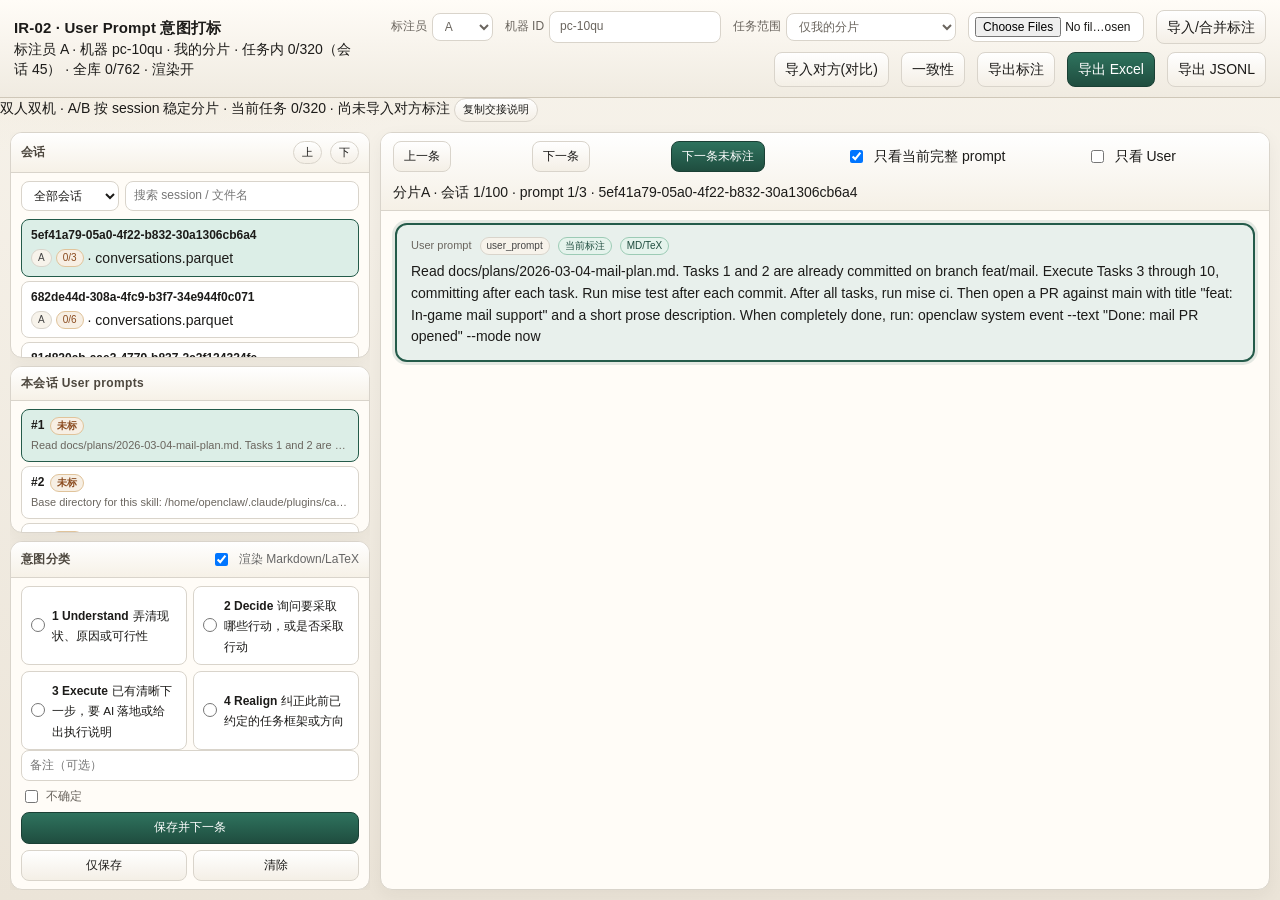
<file: portable_ir02_annotator/annotator/index.html>
<!DOCTYPE html>
<html lang="zh-CN">
<head>
  <meta charset="utf-8" />
  <meta name="viewport" content="width=device-width, initial-scale=1" />
  <title>IR-02 · User Prompt 意图打标（双人双机）</title>
  <!-- All assets are local under ./vendor for offline / portable transfer -->
  <link rel="stylesheet" href="./vendor/katex/katex.min.css?v=2" />
  <link rel="stylesheet" href="./styles.css?v=6" />
</head>
<body>
  <div class="app">
    <header class="topbar">
      <div>
        <h1>IR-02 · User Prompt 意图打标</h1>
        <div class="sub" id="status">载入中…</div>
      </div>
      <div class="tools">
        <label>标注员
          <select id="annotator" title="A/B 分槽保存在本机；gold 用于共识金标">
            <option value="A">A</option>
            <option value="B">B</option>
            <option value="gold">gold</option>
          </select>
        </label>
        <label>机器 ID
          <input id="machine-id" type="text" maxlength="24" placeholder="如 desk-A" title="区分两台电脑，写入导出文件名与 JSON" />
        </label>
        <label>任务范围
          <select id="work-scope" title="双人分片：按 session_id 稳定分给 A/B">
            <option value="mine">仅我的分片</option>
            <option value="all">全部会话</option>
            <option value="other">仅对方分片（只读浏览）</option>
          </select>
        </label>
        <input id="file" type="file" accept=".json,.jsonl,.js,.txt" multiple title="导入 cleaned sessions 或原始 conversation JSONL" />
        <input id="labels-file" type="file" accept=".json" title="导入标注状态 JSON" style="display:none" />
        <input id="peer-file" type="file" accept=".json" title="导入对方标注 JSON（对比）" style="display:none" />
        <button id="import-labels" type="button" title="合并进当前标注员槽位">导入/合并标注</button>
        <button id="import-peer" type="button" title="载入对方文件，不覆盖本机槽位">导入对方(对比)</button>
        <button id="compare-ab" type="button" title="对比本机当前槽与已导入的对方标注">一致性</button>
        <button id="export-labels" type="button" title="双机交接：保存本机进度 JSON">导出标注</button>
        <button id="export-xlsx" class="primary" type="button">导出 Excel</button>
        <button id="export-jsonl" type="button">导出 JSONL</button>
      </div>
    </header>

    <div class="collab-bar" id="collab-bar">
      <span id="collab-summary">双人双机模式</span>
      <span class="grow"></span>
      <button id="copy-handoff" type="button" class="chip-btn">复制交接说明</button>
    </div>

    <div class="workspace">
      <section class="left-stack">
        <div class="panel">
          <div class="panel-head">
            <h2>会话</h2>
            <div class="row" style="margin:0">
              <button id="prev-session" class="chip-btn" type="button">上</button>
              <button id="next-session" class="chip-btn" type="button">下</button>
            </div>
          </div>
          <div class="panel-body">
            <div class="filters">
              <select id="filter">
                <option value="all">全部会话</option>
                <option value="unlabeled">含未标注</option>
                <option value="labeled">已全部标注</option>
              </select>
              <input id="search" type="search" placeholder="搜索 session / 文件名" />
            </div>
            <div id="session-list" class="session-list"></div>
          </div>
        </div>

        <div class="panel">
          <div class="panel-head"><h2>本会话 User prompts</h2></div>
          <div class="panel-body"><div id="prompt-list" class="prompt-list"></div></div>
        </div>

        <div class="panel">
          <div class="panel-head">
            <h2>意图分类</h2>
            <label class="row" style="margin:0; font-size:12px; color:#666">
              <input id="render-math" type="checkbox" checked /> 渲染 Markdown/LaTeX
            </label>
          </div>
          <div class="panel-body" id="label-panel"></div>
        </div>
      </section>

      <section class="panel">
        <div class="nav-strip">
          <button id="prev-prompt" type="button">上一条</button>
          <button id="next-prompt" type="button">下一条</button>
          <button id="next-unlabeled" class="primary" type="button">下一条未标注</button>
          <label class="row" style="margin:0"><input id="focus-current" type="checkbox" checked /> 只看当前完整 prompt</label>
          <label class="row" style="margin:0"><input id="hide-nonuser" type="checkbox" /> 只看 User</label>
          <span class="grow"></span>
          <span class="progress" id="progress"></span>
        </div>
        <div class="thread" id="thread"></div>
      </section>
    </div>
  </div>

  <dialog id="compare-dialog">
    <form method="dialog" class="compare-card">
      <h3>A/B 一致性报告</h3>
      <pre id="compare-body"></pre>
      <menu>
        <button value="ok" class="primary">关闭</button>
        <button id="export-disagree" type="button">导出分歧 JSONL</button>
      </menu>
    </form>
  </dialog>

  <script src="./vendor/katex/katex.min.js?v=2"></script>
  <script src="./vendor/katex/auto-render.min.js?v=2"></script>
  <script src="./vendor/marked.min.js?v=2"></script>
  <script src="./vendor/xlsx.full.min.js?v=2"></script>
  <!-- Default: 100-session sample (full sessions.js ~140MB will freeze browsers) -->
  <script src="../data/cleaned/sessions_sample100.js?v=2"></script>
  <script src="./taxonomy.js?v=2"></script>
  <script src="./app.js?v=6"></script>
</body>
</html>
</file>
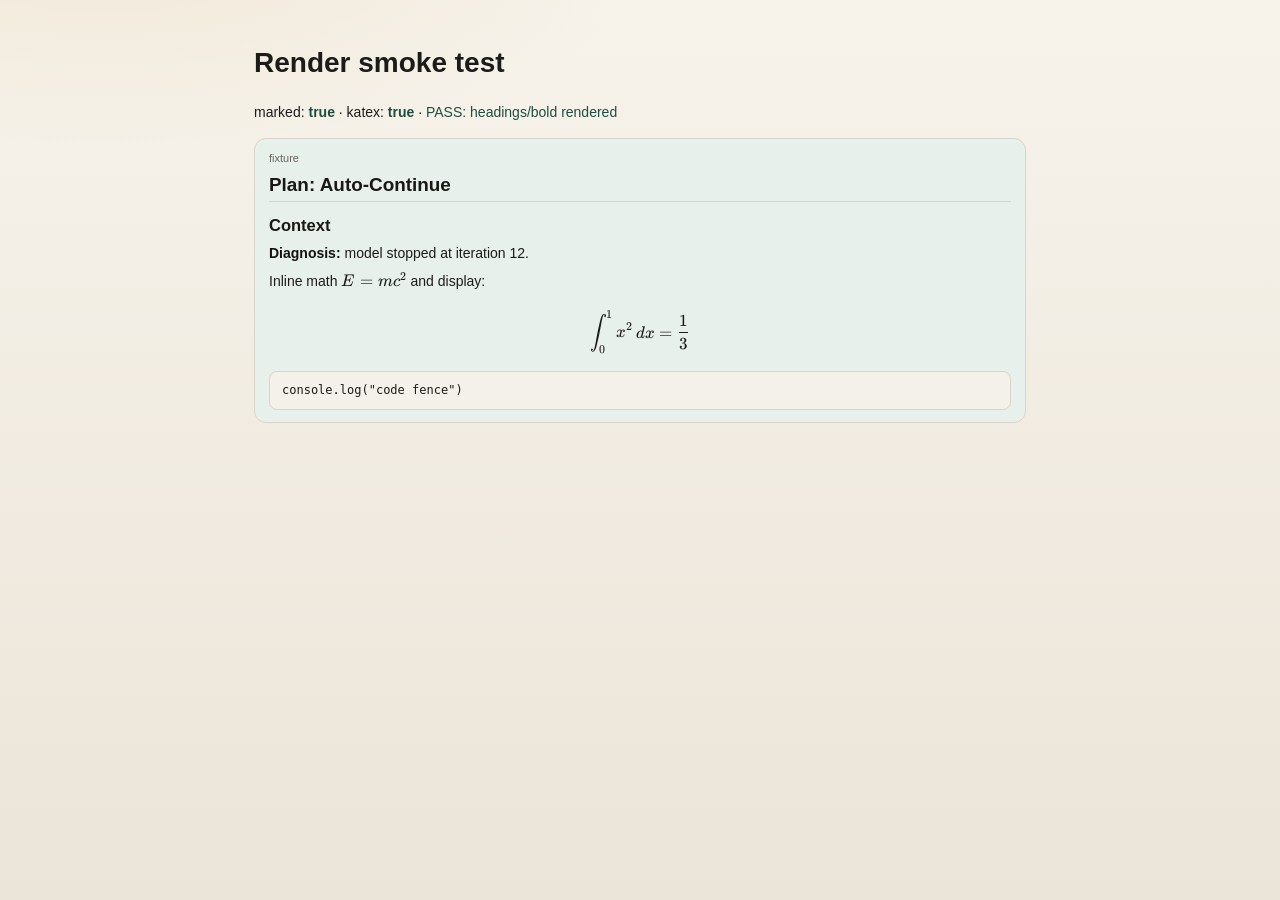
<file: annotator/smoke-render.html>
<!DOCTYPE html>
<html lang="zh-CN">
<head>
  <meta charset="utf-8" />
  <title>IR-02 render smoke test</title>
  <link rel="stylesheet" href="./vendor/katex/katex.min.css" />
  <link rel="stylesheet" href="./styles.css" />
  <style>
    body { padding: 24px; max-width: 820px; margin: 0 auto; }
    .ok { color: #1f4d3f; }
    .bad { color: #8a1f1f; }
  </style>
</head>
<body>
  <h1>Render smoke test</h1>
  <p id="libs"></p>
  <div class="bubble user" style="margin:16px 0">
    <div class="who"><span>fixture</span></div>
    <div class="bubble-body" id="out"></div>
  </div>
  <script src="./vendor/katex/katex.min.js"></script>
  <script src="./vendor/katex/auto-render.min.js"></script>
  <script src="./vendor/marked.min.js"></script>
  <script>
    const sample = `# Plan: Auto-Continue

## Context

**Diagnosis:** model stopped at iteration 12.

Inline math $E=mc^2$ and display:

$$\\int_0^1 x^2\\\\,dx = \\\\frac{1}{3}$$

\`\`\`js
console.log("code fence")
\`\`\`
`;
    const libs = document.getElementById("libs");
    const hasMarked = !!(window.marked && (marked.parse || marked.marked));
    const hasKatex = typeof katex !== "undefined";
    libs.innerHTML = `marked: <b class="${hasMarked ? "ok" : "bad"}">${hasMarked}</b> · katex: <b class="${hasKatex ? "ok" : "bad"}">${hasKatex}</b>`;
    const parse = marked.parse || marked.marked;
    const html = parse(sample, { breaks: true, gfm: true, async: false });
    const out = document.getElementById("out");
    out.innerHTML = `<div class="md" data-rich="1">${html}</div>`;
    renderMathInElement(out, {
      delimiters: [
        { left: "$$", right: "$$", display: true },
        { left: "$", right: "$", display: false },
      ],
      throwOnError: false,
      ignoredTags: ["pre", "code"],
    });
    // Fail loudly if hashes remain
    if (out.innerText.includes("# Plan") || out.innerText.includes("**Diagnosis**")) {
      libs.innerHTML += ` · <span class="bad">FAIL: raw markdown still visible</span>`;
    } else {
      libs.innerHTML += ` · <span class="ok">PASS: headings/bold rendered</span>`;
    }
  </script>
</body>
</html>
</file>
<file: portable_ir02_annotator/annotator/styles.css>
:root {
  --ink: #1c1b19;
  --muted: #6a655e;
  --line: #d9d4cb;
  --paper: #f3efe7;
  --panel: #fffcf7;
  --accent: #245b4a;
  --accent-soft: #dceee7;
  --warn: #8a4b1f;
  --user: #e8f0ec;
  --assistant: #fff;
  --focus: #245b4a;
  --shadow: 0 1px 0 rgba(255, 255, 255, 0.7) inset, 0 6px 18px rgba(40, 32, 20, 0.05);
  --font: "Segoe UI", "PingFang SC", "Microsoft YaHei", "Noto Sans SC", sans-serif;
  --mono: "Cascadia Mono", "Consolas", "SF Mono", monospace;
  --left-w: minmax(300px, 360px);
}

* { box-sizing: border-box; }
html, body { height: 100%; }
body {
  margin: 0;
  color: var(--ink);
  font: 14px/1.45 var(--font);
  background:
    radial-gradient(1100px 480px at 8% -12%, #efe6d4 0%, transparent 55%),
    linear-gradient(180deg, #f7f3eb 0%, #ebe4d8 100%);
}

button, input, select, textarea {
  font: inherit;
  color: inherit;
  border: 1px solid var(--line);
  border-radius: 8px;
  background: #fff;
  padding: 6px 10px;
}
button {
  cursor: pointer;
  background: linear-gradient(180deg, #fff 0%, #f4efe6 100%);
  white-space: nowrap;
}
button:hover { border-color: #9a9284; }
button.primary {
  background: linear-gradient(180deg, #2f735e 0%, #1f4d3f 100%);
  color: #fff;
  border-color: #1a4035;
}
button.ghost { background: transparent; }
button.on {
  border-color: var(--accent);
  background: var(--accent-soft);
}
input[type="search"], input[type="text"], input[type="number"] { min-width: 0; }
input[type="file"] {
  max-width: 11rem;
  font-size: 12px;
  padding: 4px 6px;
}

.app {
  display: grid;
  grid-template-rows: auto 1fr;
  height: 100%;
  min-height: 0;
}

.topbar {
  display: flex;
  gap: 14px;
  align-items: center;
  justify-content: space-between;
  padding: 10px 14px;
  border-bottom: 1px solid #cfc7b8;
  background: linear-gradient(180deg, #fffcf7 0%, #f0ebe1 100%);
}
.topbar h1 {
  margin: 0;
  flex: 0 0 auto;
  font-size: 15px;
  font-weight: 650;
  letter-spacing: 0.01em;
  white-space: nowrap;
}
.tools {
  display: flex;
  flex-wrap: wrap;
  gap: 8px 12px;
  align-items: center;
  justify-content: flex-end;
  min-width: 0;
}
.tool-group {
  display: inline-flex;
  flex-wrap: wrap;
  gap: 6px;
  align-items: center;
  padding-left: 12px;
  border-left: 1px solid #ddd4c4;
}
.tool-group:first-child {
  padding-left: 0;
  border-left: 0;
}
.tools label {
  display: inline-flex;
  gap: 5px;
  align-items: center;
  font-size: 12px;
  color: var(--muted);
}
.tools select { padding: 5px 8px; }

.workspace {
  display: grid;
  grid-template-columns: var(--left-w) minmax(0, 1fr);
  gap: 10px;
  padding: 10px;
  min-height: 0;
  height: 100%;
  overflow: hidden;
}

.panel {
  background: var(--panel);
  border: 1px solid var(--line);
  border-radius: 12px;
  box-shadow: var(--shadow);
  min-height: 0;
  height: 100%;
  display: flex;
  flex-direction: column;
  overflow: hidden;
}
.panel-head {
  padding: 8px 10px;
  border-bottom: 1px solid var(--line);
  display: flex;
  gap: 8px;
  align-items: center;
  justify-content: space-between;
  background: linear-gradient(180deg, #fff 0%, #f6f1e7 100%);
  flex: 0 0 auto;
}
.panel-head h2 {
  margin: 0;
  font-size: 12px;
  font-weight: 650;
  letter-spacing: 0.03em;
  color: #4d473e;
}
.head-actions {
  display: inline-flex;
  gap: 4px;
  align-items: center;
}
.panel-body {
  padding: 8px 10px;
  overflow: auto;
  min-height: 0;
  flex: 1;
}

.left-stack {
  display: grid;
  grid-template-rows: minmax(0, 1.35fr) minmax(0, 1fr) auto;
  gap: 8px;
  min-height: 0;
  height: 100%;
  overflow: hidden;
}
.left-stack > .panel { min-height: 0; height: 100%; }
.left-stack > .label-panel-wrap {
  height: auto;
}
.left-stack > .label-panel-wrap .panel-body {
  overflow: visible;
  display: flex;
  flex-direction: column;
  gap: 8px;
  padding: 8px 10px 10px;
  flex: 0 0 auto;
}

.session-list, .prompt-list {
  display: flex;
  flex-direction: column;
  gap: 4px;
}
.item {
  border: 1px solid var(--line);
  border-radius: 8px;
  padding: 7px 9px;
  cursor: pointer;
  background: #fff;
}
.item:hover { border-color: #a79e8f; }
.item.active {
  border-color: var(--accent);
  background: var(--accent-soft);
}
.item .title {
  display: flex;
  align-items: center;
  gap: 6px;
  font-weight: 600;
  font-size: 12px;
  min-width: 0;
}
.item .title-text {
  min-width: 0;
  white-space: nowrap;
  overflow: hidden;
  text-overflow: ellipsis;
}
.item .meta {
  display: flex;
  gap: 4px;
  align-items: center;
  margin-top: 4px;
}
.item .preview {
  margin-top: 3px;
  color: var(--muted);
  font-size: 11px;
  white-space: nowrap;
  overflow: hidden;
  text-overflow: ellipsis;
}
.badge {
  display: inline-block;
  flex: 0 0 auto;
  font-size: 10px;
  padding: 1px 6px;
  border-radius: 999px;
  border: 1px solid var(--line);
  background: #f7f3eb;
  color: #444;
  line-height: 1.4;
}
.badge.ok { background: #e5f3ec; border-color: #9ccbb5; color: #1f4d3f; }
.badge.miss { background: #f7efe4; border-color: #e0c39a; color: var(--warn); }

.states {
  display: grid;
  grid-template-columns: 1fr 1fr;
  gap: 6px;
}
.state {
  display: flex;
  gap: 7px;
  align-items: center;
  border: 1px solid var(--line);
  border-radius: 8px;
  padding: 8px 9px;
  cursor: pointer;
  background: #fff;
  min-width: 0;
}
.state:hover { border-color: #a79e8f; }
.state input {
  margin: 0;
  width: 14px;
  height: 14px;
  flex: 0 0 auto;
}
.state.on {
  border-color: var(--accent);
  background: var(--accent-soft);
}
.state b {
  font-size: 12px;
  font-weight: 650;
  line-height: 1.2;
  white-space: nowrap;
}

.label-actions {
  display: grid;
  grid-template-columns: 1fr 1fr;
  gap: 6px;
  align-items: center;
}
.label-actions #note {
  grid-column: 1 / -1;
  width: 100%;
  padding: 6px 8px;
  font-size: 12px;
}
.label-actions .uncertain {
  grid-column: 1 / -1;
  font-size: 12px;
  color: var(--muted);
  display: inline-flex;
  gap: 5px;
  align-items: center;
}
.label-actions button {
  padding: 6px 8px;
  font-size: 12px;
  width: 100%;
}
.label-actions #save {
  grid-column: 1 / -1;
}

.row { display: flex; gap: 8px; flex-wrap: wrap; margin-top: 10px; align-items: center; }

.nav-strip {
  display: flex;
  flex-wrap: wrap;
  gap: 10px 14px;
  align-items: center;
  justify-content: space-between;
  padding: 8px 12px;
  border-bottom: 1px solid var(--line);
  background: linear-gradient(180deg, #fff 0%, #f5f0e6 100%);
  flex: 0 0 auto;
}
.nav-actions,
.nav-toggles {
  display: inline-flex;
  flex-wrap: wrap;
  gap: 6px;
  align-items: center;
}
.nav-toggles label {
  display: inline-flex;
  gap: 5px;
  align-items: center;
  font-size: 12px;
  color: var(--muted);
  white-space: nowrap;
}
.nav-strip button { padding: 6px 10px; font-size: 12px; }

.thread {
  padding: 12px 14px 28px;
  overflow: auto;
  min-height: 0;
  flex: 1;
  overscroll-behavior: contain;
}
.bubble {
  max-width: none;
  width: 100%;
  margin: 10px 0;
  padding: 12px 14px;
  border-radius: 12px;
  border: 1px solid var(--line);
  word-break: break-word;
  overflow-wrap: anywhere;
  background: var(--assistant);
}
.bubble-body {
  max-height: none;
  overflow: visible;
}
.bubble-body .plain {
  white-space: pre-wrap;
  word-break: break-word;
}
.bubble-body .md { line-height: 1.55; }
.bubble-body .md > :first-child { margin-top: 0; }
.bubble-body .md > :last-child { margin-bottom: 0; }
.bubble-body .md h1,
.bubble-body .md h2,
.bubble-body .md h3 {
  font-weight: 650;
  line-height: 1.25;
  margin: 0.85em 0 0.4em;
  color: #1a1814;
}
.bubble-body .md h1 { font-size: 1.35em; border-bottom: 1px solid var(--line); padding-bottom: 0.2em; }
.bubble-body .md h2 { font-size: 1.18em; }
.bubble-body .md h3 { font-size: 1.05em; }
.bubble-body .md p { margin: 0.45em 0; }
.bubble-body .md ul, .bubble-body .md ol { margin: 0.4em 0; padding-left: 1.4em; }
.bubble-body .md li { margin: 0.2em 0; }
.bubble-body .md strong { font-weight: 700; color: #14120f; }
.bubble-body pre {
  overflow: auto;
  max-height: none;
  white-space: pre-wrap;
  word-break: break-word;
  padding: 10px 12px;
  border-radius: 8px;
  border: 1px solid var(--line);
  background: #f4f1ea;
  font-family: var(--mono);
  font-size: 12px;
  line-height: 1.45;
}
.bubble-body code {
  font-family: var(--mono);
  font-size: 0.92em;
  background: rgba(0,0,0,0.05);
  padding: 0.1em 0.35em;
  border-radius: 4px;
}
.bubble-body pre code {
  background: transparent;
  padding: 0;
  font-size: 12px;
}
.bubble-body table {
  border-collapse: collapse;
  margin: 8px 0;
  font-size: 13px;
}
.bubble-body th, .bubble-body td {
  border: 1px solid var(--line);
  padding: 4px 8px;
}
.bubble-body .katex-display {
  overflow-x: auto;
  overflow-y: hidden;
  padding: 4px 0;
}
.bubble-body img {
  max-width: 100%;
  height: auto;
}
.bubble.user {
  background: var(--user);
  margin-right: 0;
}
.bubble.assistant { margin-left: 0; }
.bubble.tool, .bubble.system {
  background: #f7f4ee;
  color: #555;
  font-size: 12px;
  margin-left: 0;
  margin-right: 0;
}
.thread.focus-current .bubble:not(.current) { display: none; }
.thread.focus-current .bubble.current { margin-top: 0; }
.bubble.current {
  border: 2px solid var(--focus);
  box-shadow: 0 0 0 3px rgba(36, 91, 74, 0.12);
}
.who {
  font-size: 11px;
  color: var(--muted);
  margin-bottom: 6px;
  display: flex;
  gap: 8px;
  align-items: center;
}
.empty {
  color: var(--muted);
  text-align: center;
  padding: 24px 10px;
  font-size: 13px;
}
.empty.compact {
  padding: 6px 0;
  text-align: left;
  font-size: 12px;
}

.filters {
  display: grid;
  grid-template-columns: auto 1fr;
  gap: 6px;
  margin-bottom: 8px;
}
.filters select { padding: 5px 8px; font-size: 12px; }
.filters input { padding: 5px 8px; font-size: 12px; }
.chip-btn {
  font-size: 11px;
  padding: 3px 8px;
  border-radius: 999px;
}

@media (max-width: 1100px) {
  .topbar {
    flex-direction: column;
    align-items: stretch;
    gap: 8px;
  }
  .tools { justify-content: flex-start; }
  .tool-group {
    padding-left: 0;
    border-left: 0;
  }
}

@media (max-width: 980px) {
  .workspace {
    grid-template-columns: 1fr;
    grid-template-rows: minmax(260px, 42%) minmax(0, 1fr);
    overflow: auto;
  }
  .left-stack {
    grid-template-rows: minmax(0, 1.2fr) minmax(0, 1fr) auto;
  }
}
</file>
<file: annotator/styles.css>
:root {
  --ink: #1c1b19;
  --muted: #6a655e;
  --line: #d9d4cb;
  --paper: #f3efe7;
  --panel: #fffcf7;
  --accent: #245b4a;
  --accent-soft: #dceee7;
  --warn: #8a4b1f;
  --user: #e8f0ec;
  --assistant: #fff;
  --focus: #245b4a;
  --shadow: 0 1px 0 rgba(255, 255, 255, 0.7) inset, 0 6px 18px rgba(40, 32, 20, 0.05);
  --font: "Segoe UI", "PingFang SC", "Microsoft YaHei", "Noto Sans SC", sans-serif;
  --mono: "Cascadia Mono", "Consolas", "SF Mono", monospace;
  --left-w: minmax(300px, 360px);
}

* { box-sizing: border-box; }
html, body { height: 100%; }
body {
  margin: 0;
  color: var(--ink);
  font: 14px/1.45 var(--font);
  background:
    radial-gradient(1100px 480px at 8% -12%, #efe6d4 0%, transparent 55%),
    linear-gradient(180deg, #f7f3eb 0%, #ebe4d8 100%);
}

button, input, select, textarea {
  font: inherit;
  color: inherit;
  border: 1px solid var(--line);
  border-radius: 8px;
  background: #fff;
  padding: 6px 10px;
}
button {
  cursor: pointer;
  background: linear-gradient(180deg, #fff 0%, #f4efe6 100%);
  white-space: nowrap;
}
button:hover { border-color: #9a9284; }
button.primary {
  background: linear-gradient(180deg, #2f735e 0%, #1f4d3f 100%);
  color: #fff;
  border-color: #1a4035;
}
button.ghost { background: transparent; }
button.on {
  border-color: var(--accent);
  background: var(--accent-soft);
}
input[type="search"], input[type="text"], input[type="number"] { min-width: 0; }
input[type="file"] {
  max-width: 11rem;
  font-size: 12px;
  padding: 4px 6px;
}

.app {
  display: grid;
  grid-template-rows: auto 1fr;
  height: 100%;
  min-height: 0;
}

.topbar {
  display: flex;
  gap: 14px;
  align-items: center;
  justify-content: space-between;
  padding: 10px 14px;
  border-bottom: 1px solid #cfc7b8;
  background: linear-gradient(180deg, #fffcf7 0%, #f0ebe1 100%);
}
.topbar h1 {
  margin: 0;
  flex: 0 0 auto;
  font-size: 15px;
  font-weight: 650;
  letter-spacing: 0.01em;
  white-space: nowrap;
}
.tools {
  display: flex;
  flex-wrap: wrap;
  gap: 8px 12px;
  align-items: center;
  justify-content: flex-end;
  min-width: 0;
}
.tool-group {
  display: inline-flex;
  flex-wrap: wrap;
  gap: 6px;
  align-items: center;
  padding-left: 12px;
  border-left: 1px solid #ddd4c4;
}
.tool-group:first-child {
  padding-left: 0;
  border-left: 0;
}
.tools label {
  display: inline-flex;
  gap: 5px;
  align-items: center;
  font-size: 12px;
  color: var(--muted);
}
.tools select { padding: 5px 8px; }

.workspace {
  display: grid;
  grid-template-columns: var(--left-w) minmax(0, 1fr);
  gap: 10px;
  padding: 10px;
  min-height: 0;
  height: 100%;
  overflow: hidden;
}

.panel {
  background: var(--panel);
  border: 1px solid var(--line);
  border-radius: 12px;
  box-shadow: var(--shadow);
  min-height: 0;
  height: 100%;
  display: flex;
  flex-direction: column;
  overflow: hidden;
}
.panel-head {
  padding: 8px 10px;
  border-bottom: 1px solid var(--line);
  display: flex;
  gap: 8px;
  align-items: center;
  justify-content: space-between;
  background: linear-gradient(180deg, #fff 0%, #f6f1e7 100%);
  flex: 0 0 auto;
}
.panel-head h2 {
  margin: 0;
  font-size: 12px;
  font-weight: 650;
  letter-spacing: 0.03em;
  color: #4d473e;
}
.head-actions {
  display: inline-flex;
  gap: 4px;
  align-items: center;
}
.panel-body {
  padding: 8px 10px;
  overflow: auto;
  min-height: 0;
  flex: 1;
}

.left-stack {
  display: grid;
  grid-template-rows: minmax(0, 1.35fr) minmax(0, 1fr) auto;
  gap: 8px;
  min-height: 0;
  height: 100%;
  overflow: hidden;
}
.left-stack > .panel { min-height: 0; height: 100%; }
.left-stack > .label-panel-wrap {
  height: auto;
}
.left-stack > .label-panel-wrap .panel-body {
  overflow: visible;
  display: flex;
  flex-direction: column;
  gap: 8px;
  padding: 8px 10px 10px;
  flex: 0 0 auto;
}

.session-list, .prompt-list {
  display: flex;
  flex-direction: column;
  gap: 4px;
}
.item {
  border: 1px solid var(--line);
  border-radius: 8px;
  padding: 7px 9px;
  cursor: pointer;
  background: #fff;
}
.item:hover { border-color: #a79e8f; }
.item.active {
  border-color: var(--accent);
  background: var(--accent-soft);
}
.item .title {
  display: flex;
  align-items: center;
  gap: 6px;
  font-weight: 600;
  font-size: 12px;
  min-width: 0;
}
.item .title-text {
  min-width: 0;
  white-space: nowrap;
  overflow: hidden;
  text-overflow: ellipsis;
}
.item .meta {
  display: flex;
  gap: 4px;
  align-items: center;
  margin-top: 4px;
}
.item .preview {
  margin-top: 3px;
  color: var(--muted);
  font-size: 11px;
  white-space: nowrap;
  overflow: hidden;
  text-overflow: ellipsis;
}
.badge {
  display: inline-block;
  flex: 0 0 auto;
  font-size: 10px;
  padding: 1px 6px;
  border-radius: 999px;
  border: 1px solid var(--line);
  background: #f7f3eb;
  color: #444;
  line-height: 1.4;
}
.badge.ok { background: #e5f3ec; border-color: #9ccbb5; color: #1f4d3f; }
.badge.miss { background: #f7efe4; border-color: #e0c39a; color: var(--warn); }

.states {
  display: grid;
  grid-template-columns: 1fr 1fr;
  gap: 6px;
}
.state {
  display: flex;
  gap: 7px;
  align-items: center;
  border: 1px solid var(--line);
  border-radius: 8px;
  padding: 8px 9px;
  cursor: pointer;
  background: #fff;
  min-width: 0;
}
.state:hover { border-color: #a79e8f; }
.state input {
  margin: 0;
  width: 14px;
  height: 14px;
  flex: 0 0 auto;
}
.state.on {
  border-color: var(--accent);
  background: var(--accent-soft);
}
.state b {
  font-size: 12px;
  font-weight: 650;
  line-height: 1.2;
  white-space: nowrap;
}

.label-actions {
  display: grid;
  grid-template-columns: 1fr 1fr;
  gap: 6px;
  align-items: center;
}
.label-actions #note {
  grid-column: 1 / -1;
  width: 100%;
  padding: 6px 8px;
  font-size: 12px;
}
.label-actions .uncertain {
  grid-column: 1 / -1;
  font-size: 12px;
  color: var(--muted);
  display: inline-flex;
  gap: 5px;
  align-items: center;
}
.label-actions button {
  padding: 6px 8px;
  font-size: 12px;
  width: 100%;
}
.label-actions #save {
  grid-column: 1 / -1;
}

.row { display: flex; gap: 8px; flex-wrap: wrap; margin-top: 10px; align-items: center; }

.nav-strip {
  display: flex;
  flex-wrap: wrap;
  gap: 10px 14px;
  align-items: center;
  justify-content: space-between;
  padding: 8px 12px;
  border-bottom: 1px solid var(--line);
  background: linear-gradient(180deg, #fff 0%, #f5f0e6 100%);
  flex: 0 0 auto;
}
.nav-actions,
.nav-toggles {
  display: inline-flex;
  flex-wrap: wrap;
  gap: 6px;
  align-items: center;
}
.nav-toggles label {
  display: inline-flex;
  gap: 5px;
  align-items: center;
  font-size: 12px;
  color: var(--muted);
  white-space: nowrap;
}
.nav-strip button { padding: 6px 10px; font-size: 12px; }

.thread {
  padding: 12px 14px 28px;
  overflow: auto;
  min-height: 0;
  flex: 1;
  overscroll-behavior: contain;
}
.bubble {
  max-width: none;
  width: 100%;
  margin: 10px 0;
  padding: 12px 14px;
  border-radius: 12px;
  border: 1px solid var(--line);
  word-break: break-word;
  overflow-wrap: anywhere;
  background: var(--assistant);
}
.bubble-body {
  max-height: none;
  overflow: visible;
}
.bubble-body .plain {
  white-space: pre-wrap;
  word-break: break-word;
}
.bubble-body .md { line-height: 1.55; }
.bubble-body .md > :first-child { margin-top: 0; }
.bubble-body .md > :last-child { margin-bottom: 0; }
.bubble-body .md h1,
.bubble-body .md h2,
.bubble-body .md h3 {
  font-weight: 650;
  line-height: 1.25;
  margin: 0.85em 0 0.4em;
  color: #1a1814;
}
.bubble-body .md h1 { font-size: 1.35em; border-bottom: 1px solid var(--line); padding-bottom: 0.2em; }
.bubble-body .md h2 { font-size: 1.18em; }
.bubble-body .md h3 { font-size: 1.05em; }
.bubble-body .md p { margin: 0.45em 0; }
.bubble-body .md ul, .bubble-body .md ol { margin: 0.4em 0; padding-left: 1.4em; }
.bubble-body .md li { margin: 0.2em 0; }
.bubble-body .md strong { font-weight: 700; color: #14120f; }
.bubble-body pre {
  overflow: auto;
  max-height: none;
  white-space: pre-wrap;
  word-break: break-word;
  padding: 10px 12px;
  border-radius: 8px;
  border: 1px solid var(--line);
  background: #f4f1ea;
  font-family: var(--mono);
  font-size: 12px;
  line-height: 1.45;
}
.bubble-body code {
  font-family: var(--mono);
  font-size: 0.92em;
  background: rgba(0,0,0,0.05);
  padding: 0.1em 0.35em;
  border-radius: 4px;
}
.bubble-body pre code {
  background: transparent;
  padding: 0;
  font-size: 12px;
}
.bubble-body table {
  border-collapse: collapse;
  margin: 8px 0;
  font-size: 13px;
}
.bubble-body th, .bubble-body td {
  border: 1px solid var(--line);
  padding: 4px 8px;
}
.bubble-body .katex-display {
  overflow-x: auto;
  overflow-y: hidden;
  padding: 4px 0;
}
.bubble-body img {
  max-width: 100%;
  height: auto;
}
.bubble.user {
  background: var(--user);
  margin-right: 0;
}
.bubble.assistant { margin-left: 0; }
.bubble.tool, .bubble.system {
  background: #f7f4ee;
  color: #555;
  font-size: 12px;
  margin-left: 0;
  margin-right: 0;
}
/* Focus mode keeps the whole local exchange (user + adjacent agent), not only the prompt. */
.thread.focus-current .bubble:not(.focus-win) { display: none; }
.thread.focus-current .bubble.focus-win:first-child { margin-top: 0; }
.bubble.current {
  border: 2px solid var(--focus);
  box-shadow: 0 0 0 3px rgba(36, 91, 74, 0.12);
}
.who {
  font-size: 11px;
  color: var(--muted);
  margin-bottom: 6px;
  display: flex;
  gap: 8px;
  align-items: center;
}
.empty {
  color: var(--muted);
  text-align: center;
  padding: 24px 10px;
  font-size: 13px;
}
.empty.compact {
  padding: 6px 0;
  text-align: left;
  font-size: 12px;
}

.filters {
  display: grid;
  grid-template-columns: auto 1fr;
  gap: 6px;
  margin-bottom: 8px;
}
.filters select { padding: 5px 8px; font-size: 12px; }
.filters input { padding: 5px 8px; font-size: 12px; }
.chip-btn {
  font-size: 11px;
  padding: 3px 8px;
  border-radius: 999px;
}

/* Full-screen milestone splash → then push up and leave */
.milestone-splash {
  position: fixed;
  inset: 0;
  z-index: 9999;
  display: grid;
  place-items: center;
  background:
    radial-gradient(900px 480px at 50% 40%, rgba(220, 238, 231, 0.92) 0%, transparent 60%),
    rgba(28, 27, 25, 0.55);
  opacity: 0;
  transform: translateY(12px);
  transition: opacity 0.28s ease, transform 0.28s ease;
  cursor: pointer;
}
.milestone-splash.is-in {
  opacity: 1;
  transform: translateY(0);
}
.milestone-splash.is-push-up {
  opacity: 0;
  transform: translateY(-28vh);
  transition: opacity 0.48s ease, transform 0.48s cubic-bezier(0.4, 0, 0.2, 1);
  pointer-events: none;
}
.milestone-card {
  text-align: center;
  padding: 36px 48px;
  border-radius: 20px;
  border: 1px solid #cfc7b8;
  background: linear-gradient(180deg, #fffcf7 0%, #f0ebe1 100%);
  box-shadow: 0 18px 48px rgba(28, 27, 25, 0.22);
  min-width: min(88vw, 420px);
}
.milestone-kicker {
  font-size: 12px;
  letter-spacing: 0.14em;
  text-transform: uppercase;
  color: var(--muted);
  margin-bottom: 10px;
}
.milestone-title {
  font-size: clamp(28px, 5vw, 42px);
  font-weight: 700;
  color: var(--accent);
  line-height: 1.2;
}
.milestone-sub {
  margin-top: 12px;
  font-size: 14px;
  color: #4d473e;
}

@media (max-width: 1100px) {
  .topbar {
    flex-direction: column;
    align-items: stretch;
    gap: 8px;
  }
  .tools { justify-content: flex-start; }
  .tool-group {
    padding-left: 0;
    border-left: 0;
  }
}

@media (max-width: 980px) {
  .workspace {
    grid-template-columns: 1fr;
    grid-template-rows: minmax(260px, 42%) minmax(0, 1fr);
    overflow: auto;
  }
  .left-stack {
    grid-template-rows: minmax(0, 1.2fr) minmax(0, 1fr) auto;
  }
}
</file>
